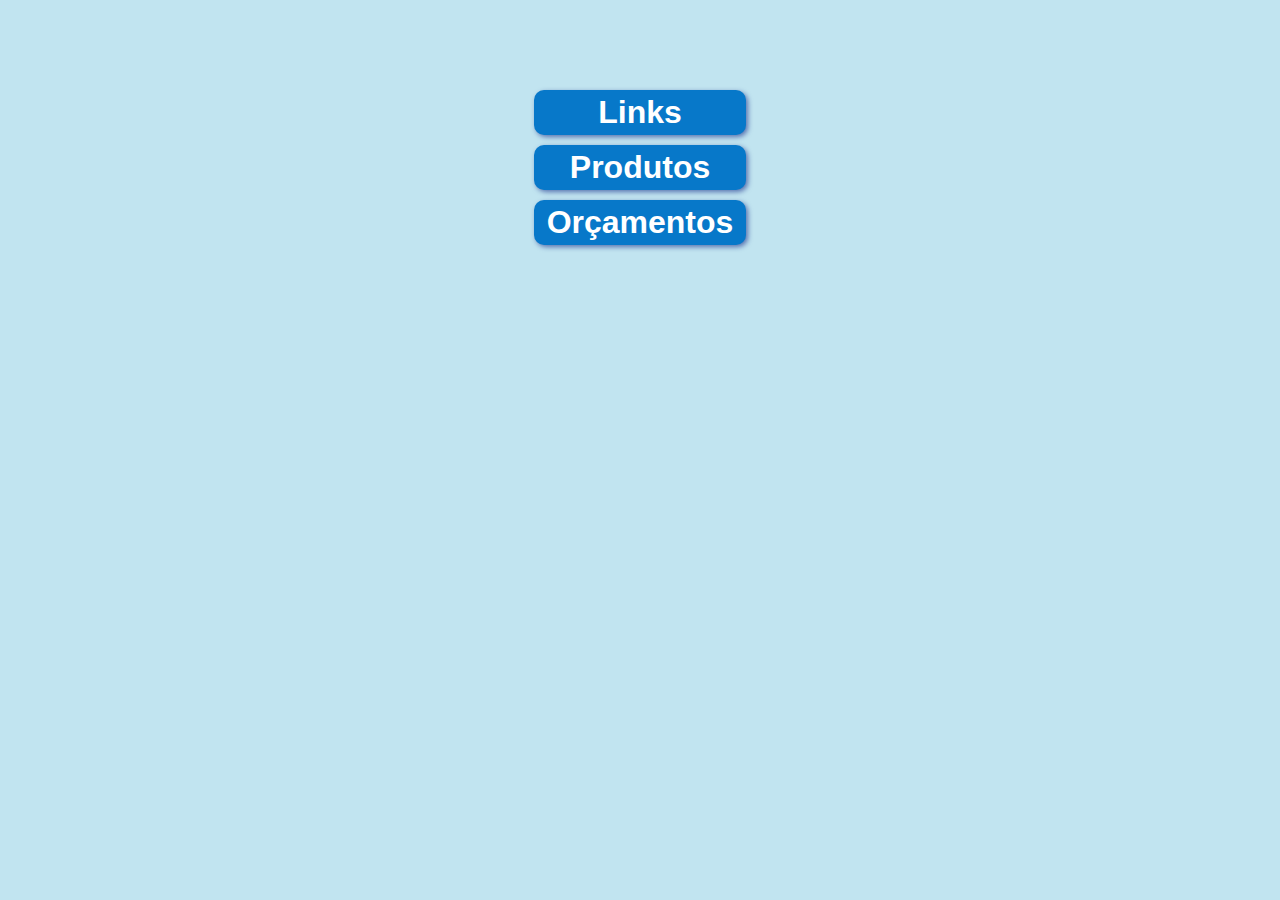
<file: index.html>
<!DOCTYPE html>
<html lang="pt-BR">
<head>
    <meta charset="UTF-8">
    <meta name="viewport" content="width=device-width, initial-scale=1.0">
    <title>Início</title>
    <link rel="stylesheet" href="styles/style-index.css">
</head>
<body>
    <header>
        <nav>
            <a href="links">Links</a>
            <a href="produtos">Produtos</a>
            <a href="orcamentos">Orçamentos</a>
        </nav>
    </header>
</body>
</html>
</file>
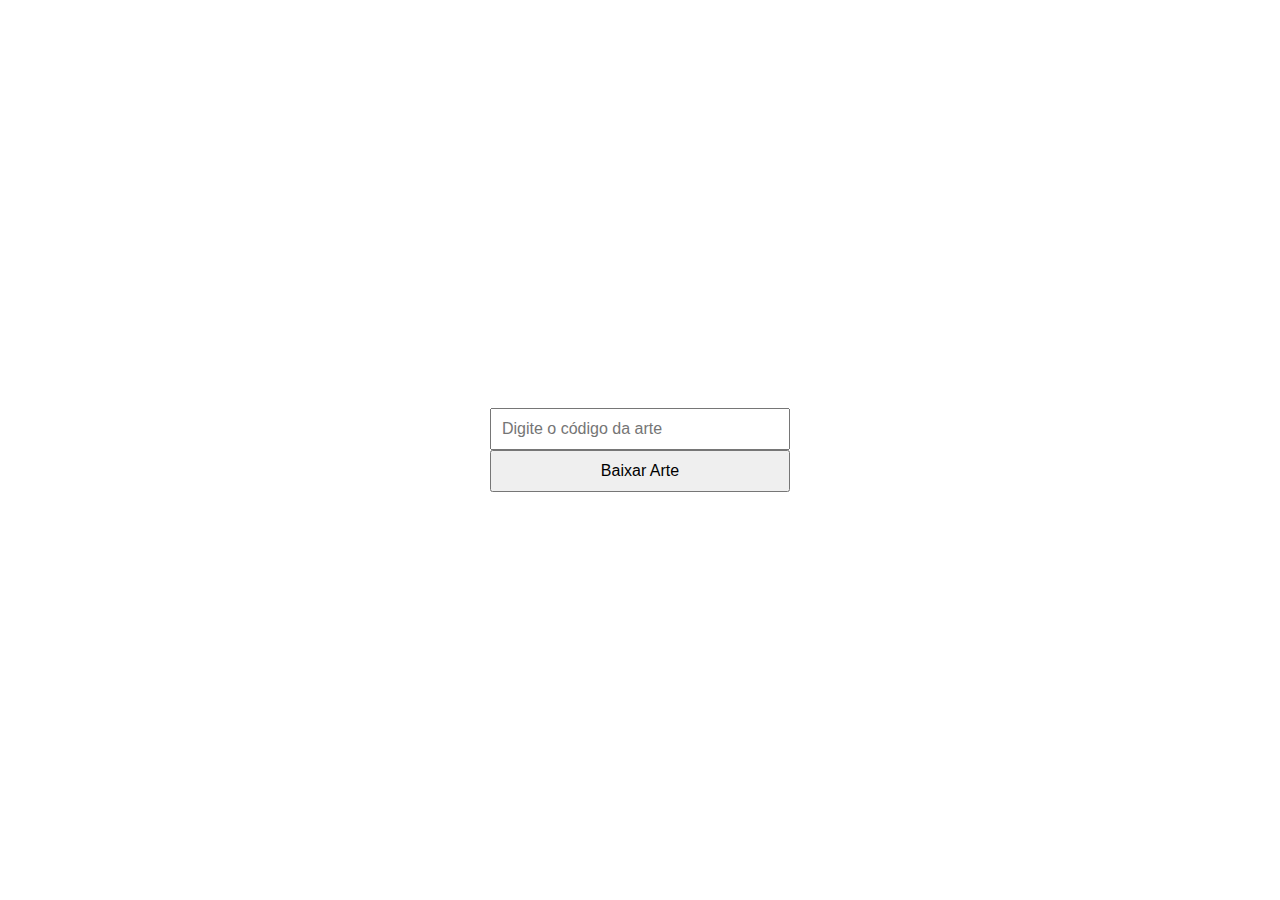
<file: artesCanecas/index.html>
<!DOCTYPE html>
<html lang="pt-BR">
<head>
    <meta charset="UTF-8">
    <meta name="viewport" content="width=device-width, initial-scale=1.0">
    <title>Download de Artes</title>
    <style>
        * {
            margin: 0;
            padding: 0;
            box-sizing: border-box;
        }

        body{
            display: flex;
            justify-content: center;
            align-items: center;
            height: 100vh;
            max-height: 100vh;
            font-family: Arial, sans-serif;
        }

        #download {
            width: 300px;
            display: flex;
            flex-direction: column;
        }
        input[type="text"] {
            padding: 10px;
            font-size: 16px;
        }
        input[type="submit"] {
            padding: 10px 20px;
            font-size: 16px;
            cursor: pointer;
        }
    </style>
</head>
<body>
    <div id="download">
        <input type="text" name="code" id="code" placeholder="Digite o código da arte">
        <input type="submit" value="Baixar Arte" onclick="downloadArt()">
    </div>
</body>
<script>
    async function downloadArt() {
        const code = document.getElementById('code').value.trim();

        if (!code) {
            alert('Por favor, insira um código de arte válido.');
            return;
        }

        try {
            // Carrega o JSON com os códigos
            const response = await fetch('artes.json');
            const data = await response.json();

            // Verifica se o código existe
            if (!data[code]) {
                alert('Código não encontrado ou link não cadastrado.');
                return;
            }

            // Força o download pelo link do Google Drive
            const link = document.createElement('a');
            link.href = data[code];
            link.target = '_self';
            document.body.appendChild(link);
            link.click();
            document.body.removeChild(link);

        } catch (error) {
            console.error(error);
            alert('Erro ao carregar a lista de artes.');
        }
    }
</script>
</html>
</file>
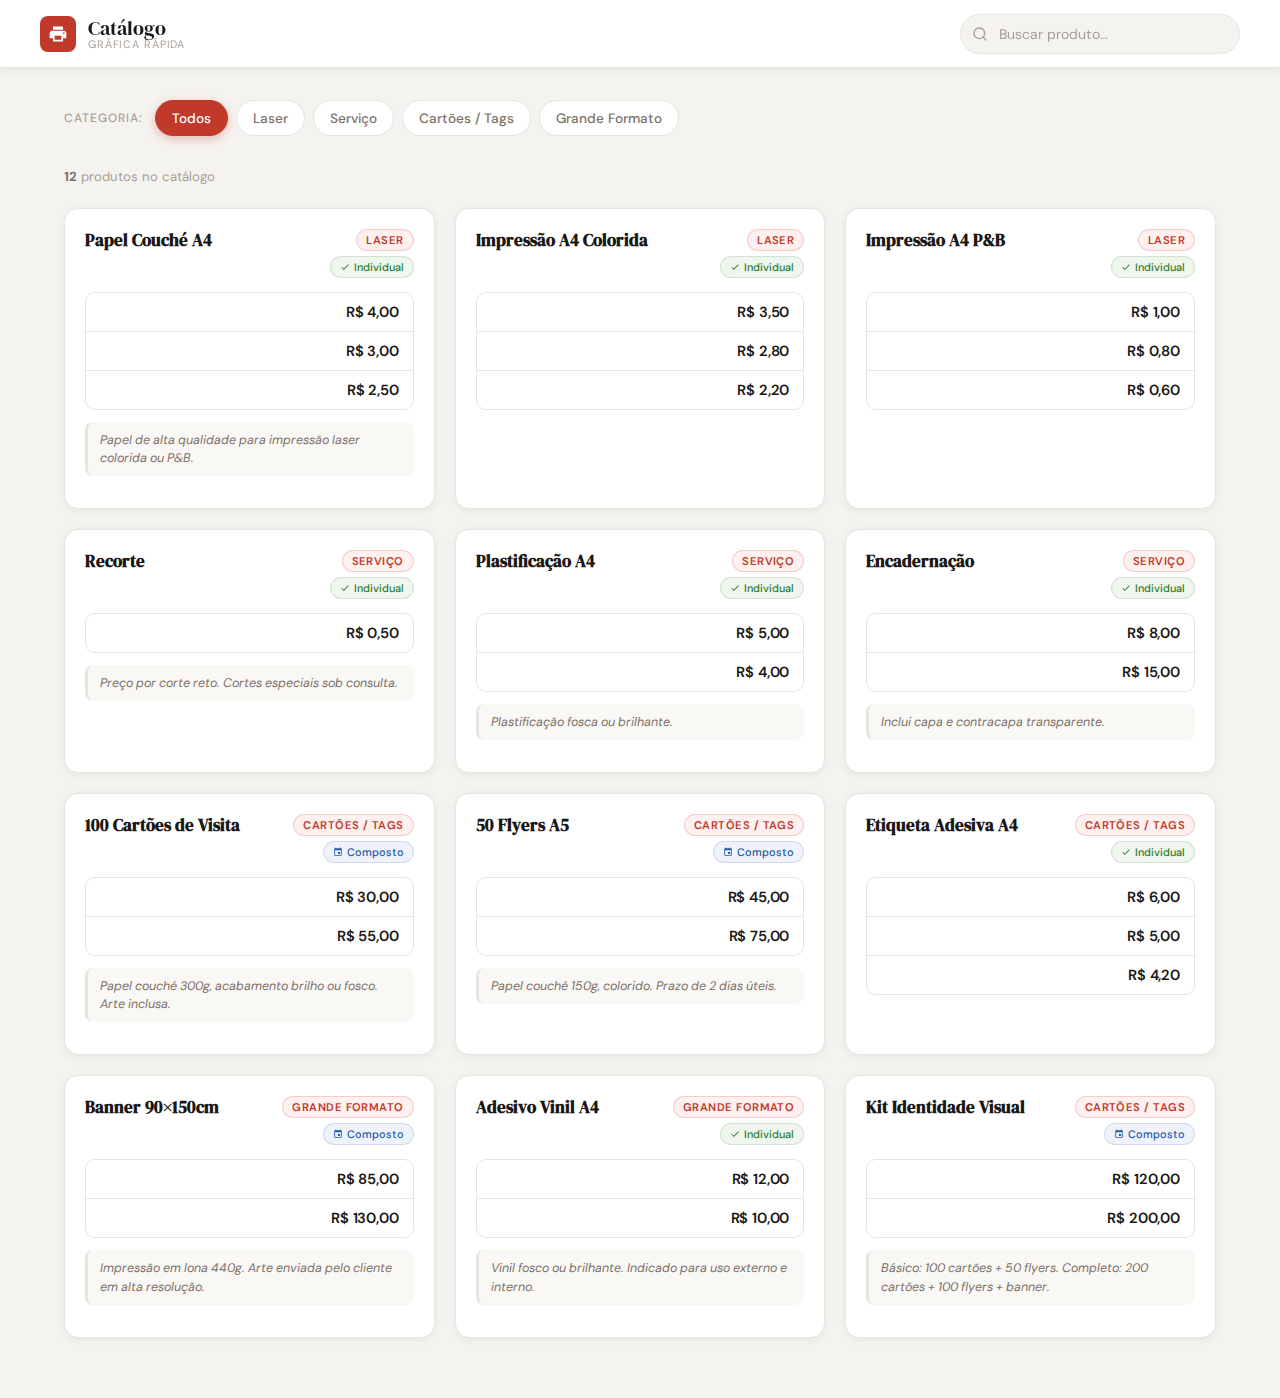
<file: catalogo/index.html>
<!DOCTYPE html>
<html lang="pt-BR">
<head>
  <meta charset="UTF-8" />
  <meta name="viewport" content="width=device-width, initial-scale=1.0" />
  <title>Catálogo — Gráfica</title>
  <link rel="preconnect" href="https://fonts.googleapis.com" />
  <link rel="preconnect" href="https://fonts.gstatic.com" crossorigin />
  <link href="https://fonts.googleapis.com/css2?family=DM+Sans:ital,opsz,wght@0,9..40,300;0,9..40,400;0,9..40,500;0,9..40,600;1,9..40,300&family=DM+Serif+Display:ital@0;1&display=swap" rel="stylesheet" />

  <style>
    *, *::before, *::after { box-sizing: border-box; margin: 0; padding: 0; }

    :root {
      --bg:        #f5f3ef;
      --surface:   #ffffff;
      --border:    #e8e4de;
      --accent:    #c0392b;
      --accent-lt: #fdf0ee;
      --text-main: #1a1714;
      --text-sub:  #7a7068;
      --text-muted:#a89e95;
      --shadow-sm: 0 2px 8px rgba(0,0,0,.06);
      --shadow-md: 0 6px 24px rgba(0,0,0,.10);
      --shadow-lg: 0 16px 48px rgba(0,0,0,.12);
      --radius:    14px;
      --transition: .22s cubic-bezier(.4,0,.2,1);
    }

    html { font-size: 16px; }

    body {
      font-family: 'DM Sans', sans-serif;
      background: var(--bg);
      color: var(--text-main);
      min-height: 100vh;
    }

    /* ── HEADER ── */
    header {
      background: var(--surface);
      border-bottom: 1px solid var(--border);
      padding: 0 40px;
      display: flex;
      align-items: center;
      justify-content: space-between;
      height: 68px;
      position: sticky;
      top: 0;
      z-index: 100;
      box-shadow: var(--shadow-sm);
    }

    .header-brand {
      display: flex;
      align-items: center;
      gap: 12px;
    }

    .brand-icon {
      width: 36px;
      height: 36px;
      background: var(--accent);
      border-radius: 8px;
      display: flex;
      align-items: center;
      justify-content: center;
    }

    .brand-icon svg { width: 20px; height: 20px; fill: #fff; }

    .brand-name {
      font-family: 'DM Serif Display', serif;
      font-size: 1.25rem;
      color: var(--text-main);
      line-height: 1;
    }

    .brand-name span {
      display: block;
      font-family: 'DM Sans', sans-serif;
      font-size: .68rem;
      font-weight: 400;
      color: var(--text-muted);
      letter-spacing: .08em;
      text-transform: uppercase;
      margin-top: 1px;
    }

    /* Search */
    .search-wrap {
      position: relative;
      width: 280px;
    }

    .search-wrap svg {
      position: absolute;
      left: 12px;
      top: 50%;
      transform: translateY(-50%);
      width: 16px;
      height: 16px;
      stroke: var(--text-muted);
      pointer-events: none;
    }

    #searchInput {
      width: 100%;
      height: 40px;
      border: 1.5px solid var(--border);
      border-radius: 20px;
      background: var(--bg);
      padding: 0 16px 0 38px;
      font-family: 'DM Sans', sans-serif;
      font-size: .88rem;
      color: var(--text-main);
      outline: none;
      transition: border-color var(--transition), box-shadow var(--transition);
    }

    #searchInput::placeholder { color: var(--text-muted); }

    #searchInput:focus {
      border-color: var(--accent);
      box-shadow: 0 0 0 3px rgba(192,57,43,.12);
    }

    /* ── MAIN LAYOUT ── */
    main {
      max-width: 1200px;
      margin: 0 auto;
      padding: 32px 24px 60px;
    }

    /* ── FILTER TABS ── */
    .filter-bar {
      display: flex;
      align-items: center;
      gap: 8px;
      margin-bottom: 32px;
      flex-wrap: wrap;
    }

    .filter-label {
      font-size: .75rem;
      font-weight: 500;
      color: var(--text-muted);
      letter-spacing: .08em;
      text-transform: uppercase;
      margin-right: 4px;
    }

    .tab {
      height: 36px;
      padding: 0 16px;
      border-radius: 18px;
      border: 1.5px solid var(--border);
      background: var(--surface);
      font-family: 'DM Sans', sans-serif;
      font-size: .85rem;
      font-weight: 500;
      color: var(--text-sub);
      cursor: pointer;
      transition: all var(--transition);
      white-space: nowrap;
    }

    .tab:hover {
      border-color: var(--accent);
      color: var(--accent);
    }

    .tab.active {
      background: var(--accent);
      border-color: var(--accent);
      color: #fff;
      box-shadow: 0 3px 10px rgba(192,57,43,.30);
    }

    /* ── RESULTS INFO ── */
    .results-info {
      font-size: .82rem;
      color: var(--text-muted);
      margin-bottom: 20px;
      min-height: 20px;
    }

    .results-info strong { color: var(--text-sub); }

    /* ── GRID ── */
    .grid {
      display: grid;
      grid-template-columns: repeat(auto-fill, minmax(290px, 1fr));
      gap: 20px;
    }

    /* ── CARD ── */
    .card {
      background: var(--surface);
      border-radius: var(--radius);
      border: 1px solid var(--border);
      box-shadow: var(--shadow-sm);
      overflow: hidden;
      display: flex;
      flex-direction: column;
      transition: transform var(--transition), box-shadow var(--transition);
      animation: cardIn .35s ease both;
    }

    .card:hover {
      transform: translateY(-3px);
      box-shadow: var(--shadow-md);
    }

    @keyframes cardIn {
      from { opacity: 0; transform: translateY(10px); }
      to   { opacity: 1; transform: translateY(0); }
    }

    .card-header {
      padding: 20px 20px 14px;
      display: flex;
      align-items: flex-start;
      justify-content: space-between;
      gap: 12px;
    }

    .card-title {
      font-family: 'DM Serif Display', serif;
      font-size: 1.08rem;
      color: var(--text-main);
      line-height: 1.3;
      flex: 1;
    }

    .badge-wrap {
      display: flex;
      flex-direction: column;
      align-items: flex-end;
      gap: 5px;
      flex-shrink: 0;
    }

    .badge-cat {
      display: inline-flex;
      align-items: center;
      padding: 3px 9px;
      border-radius: 20px;
      font-size: .7rem;
      font-weight: 600;
      letter-spacing: .04em;
      text-transform: uppercase;
      background: var(--accent-lt);
      color: var(--accent);
      border: 1px solid rgba(192,57,43,.18);
      white-space: nowrap;
    }

    .badge-tipo {
      display: inline-flex;
      align-items: center;
      gap: 4px;
      padding: 3px 9px;
      border-radius: 20px;
      font-size: .68rem;
      font-weight: 500;
      white-space: nowrap;
    }

    .badge-tipo.individual {
      background: #eef6ee;
      color: #2d7a2d;
      border: 1px solid rgba(45,122,45,.15);
    }

    .badge-tipo.composto {
      background: #eef3fb;
      color: #2456a4;
      border: 1px solid rgba(36,86,164,.15);
    }

    .badge-tipo svg {
      width: 10px;
      height: 10px;
      flex-shrink: 0;
    }

    /* Price Table */
    .price-table {
      margin: 0 20px;
      border-radius: 10px;
      overflow: hidden;
      border: 1px solid var(--border);
    }

    .price-row {
      display: flex;
      align-items: center;
      justify-content: space-between;
      padding: 9px 14px;
      font-size: .85rem;
      border-bottom: 1px solid var(--border);
      transition: background var(--transition);
    }

    .price-row:last-child { border-bottom: none; }

    .price-row:hover { background: #faf8f6; }

    .price-row-label {
      color: var(--text-sub);
      font-weight: 400;
    }

    .price-row-val {
      font-weight: 600;
      color: var(--text-main);
      font-size: .92rem;
      letter-spacing: -.01em;
    }

    /* Components (composite) */
    .components-section {
      margin: 14px 20px 0;
    }

    .components-title {
      font-size: .72rem;
      font-weight: 600;
      text-transform: uppercase;
      letter-spacing: .08em;
      color: var(--text-muted);
      margin-bottom: 7px;
      display: flex;
      align-items: center;
      gap: 5px;
    }

    .components-title svg {
      width: 11px;
      height: 11px;
    }

    .components-list {
      display: flex;
      flex-wrap: wrap;
      gap: 5px;
    }

    .comp-chip {
      display: inline-flex;
      align-items: center;
      gap: 4px;
      padding: 3px 9px;
      background: #f2f0fc;
      border: 1px solid #d8d5f5;
      border-radius: 20px;
      font-size: .72rem;
      color: #4a3fbf;
      font-weight: 500;
    }

    .comp-chip::before {
      content: '·';
      font-size: 1rem;
      line-height: 1;
    }

    /* Info */
    .card-info {
      margin: 12px 20px 0;
      padding: 9px 12px;
      background: #faf8f5;
      border-radius: 8px;
      border-left: 3px solid var(--border);
      font-size: .78rem;
      color: var(--text-sub);
      font-style: italic;
      line-height: 1.45;
    }

    .card-footer {
      margin-top: auto;
      padding: 16px 20px;
    }

    /* Empty state */
    .empty-state {
      grid-column: 1 / -1;
      display: flex;
      flex-direction: column;
      align-items: center;
      justify-content: center;
      padding: 80px 20px;
      text-align: center;
      color: var(--text-muted);
      gap: 12px;
    }

    .empty-state svg {
      width: 48px;
      height: 48px;
      opacity: .35;
    }

    .empty-state p {
      font-size: .95rem;
    }

    /* Responsive */
    @media (max-width: 640px) {
      header { padding: 0 16px; }
      .brand-name span { display: none; }
      .search-wrap { width: 200px; }
      main { padding: 20px 12px 40px; }
    }
  </style>
</head>
<body>

<!-- HEADER -->
<header>
  <div class="header-brand">
    <div class="brand-icon">
      <svg viewBox="0 0 24 24" xmlns="http://www.w3.org/2000/svg">
        <path d="M19 8H5c-1.66 0-3 1.34-3 3v6h4v4h12v-4h4v-6c0-1.66-1.34-3-3-3zm-3 11H8v-5h8v5zm3-7c-.55 0-1-.45-1-1s.45-1 1-1 1 .45 1 1-.45 1-1 1zm-1-9H6v4h12V3z"/>
      </svg>
    </div>
    <div class="brand-name">
      Catálogo
      <span>Gráfica Rápida</span>
    </div>
  </div>

  <div class="search-wrap">
    <svg viewBox="0 0 24 24" fill="none" stroke-width="2" stroke-linecap="round" stroke-linejoin="round">
      <circle cx="11" cy="11" r="8"/><line x1="21" y1="21" x2="16.65" y2="16.65"/>
    </svg>
    <input id="searchInput" type="text" placeholder="Buscar produto…" autocomplete="off" />
  </div>
</header>

<!-- MAIN -->
<main>
  <!-- Filter Tabs -->
  <div class="filter-bar" id="filterBar">
    <span class="filter-label">Categoria:</span>
    <!-- tabs injected by JS -->
  </div>

  <div class="results-info" id="resultsInfo"></div>

  <div class="grid" id="grid">
    <!-- cards injected by JS -->
  </div>
</main>

<script>
  const PRODUTOS_URL = 'produtos.json';

  let allProducts = [];
  let activeCategory = 'Todos';
  let searchQuery = '';

  async function loadProducts() {
    try {
      const res = await fetch(PRODUTOS_URL);
      if (!res.ok) throw new Error('Arquivo não encontrado');
      allProducts = await res.json();
      init();
    } catch (e) {
      document.getElementById('grid').innerHTML = `
        <div class="empty-state">
          <svg viewBox="0 0 24 24" fill="none" stroke="currentColor" stroke-width="1.5">
            <circle cx="12" cy="12" r="10"/><line x1="12" y1="8" x2="12" y2="12"/>
            <line x1="12" y1="16" x2="12.01" y2="16"/>
          </svg>
          <p>Não foi possível carregar <strong>produtos.json</strong>.<br>Verifique se o arquivo está na mesma pasta.</p>
        </div>`;
    }
  }

  function init() {
    buildTabs();
    renderAll();
    document.getElementById('searchInput').addEventListener('input', e => {
      searchQuery = e.target.value.trim().toLowerCase();
      renderAll();
    });
  }

  function getCategories() {
    const cats = ['Todos', ...new Set(allProducts.map(p => p.categoria))];
    return cats;
  }

  function buildTabs() {
    const bar = document.getElementById('filterBar');
    const label = bar.querySelector('.filter-label');
    bar.innerHTML = '';
    bar.appendChild(label);

    getCategories().forEach(cat => {
      const btn = document.createElement('button');
      btn.className = 'tab' + (cat === activeCategory ? ' active' : '');
      btn.textContent = cat;
      btn.addEventListener('click', () => {
        activeCategory = cat;
        buildTabs();
        renderAll();
      });
      bar.appendChild(btn);
    });
  }

  function filtered() {
    return allProducts.filter(p => {
      const matchCat = activeCategory === 'Todos' || p.categoria === activeCategory;
      const matchSearch = !searchQuery
        || p.nome.toLowerCase().includes(searchQuery)
        || p.categoria.toLowerCase().includes(searchQuery)
        || (p.informacao_adicional && p.informacao_adicional.toLowerCase().includes(searchQuery))
        || (p.componentes && p.componentes.some(c => c.toLowerCase().includes(searchQuery)));
      return matchCat && matchSearch;
    });
  }

  function formatBRL(val) {
    return val.toLocaleString('pt-BR', { style: 'currency', currency: 'BRL' });
  }

  function renderAll() {
    const list = filtered();
    const info = document.getElementById('resultsInfo');

    if (searchQuery) {
      info.innerHTML = `Exibindo <strong>${list.length}</strong> resultado${list.length !== 1 ? 's' : ''} para "<strong>${escapeHtml(searchQuery)}</strong>"`;
    } else if (activeCategory !== 'Todos') {
      info.innerHTML = `<strong>${list.length}</strong> produto${list.length !== 1 ? 's' : ''} em <strong>${escapeHtml(activeCategory)}</strong>`;
    } else {
      info.innerHTML = `<strong>${list.length}</strong> produto${list.length !== 1 ? 's' : ''} no catálogo`;
    }

    const grid = document.getElementById('grid');

    if (list.length === 0) {
      grid.innerHTML = `
        <div class="empty-state">
          <svg viewBox="0 0 24 24" fill="none" stroke="currentColor" stroke-width="1.5" stroke-linecap="round" stroke-linejoin="round">
            <circle cx="11" cy="11" r="8"/><line x1="21" y1="21" x2="16.65" y2="16.65"/>
          </svg>
          <p>Nenhum produto encontrado.</p>
        </div>`;
      return;
    }

    grid.innerHTML = list.map((p, i) => cardHTML(p, i)).join('');
  }

  function cardHTML(p, idx) {
    const isComposto = p.tipo === 'composto';
    const delay = Math.min(idx * 40, 300);

    const badgeTipo = isComposto
      ? `<span class="badge-tipo composto">
          <svg viewBox="0 0 24 24" fill="currentColor"><path d="M17 12h-5v5h5v-5zM16 1v2H8V1H6v2H5c-1.11 0-1.99.9-1.99 2L3 19c0 1.1.89 2 2 2h14c1.1 0 2-.9 2-2V5c0-1.1-.9-2-2-2h-1V1h-2zm3 18H5V8h14v11z"/></svg>
          Composto
         </span>`
      : `<span class="badge-tipo individual">
          <svg viewBox="0 0 24 24" fill="currentColor"><path d="M9 16.17L4.83 12l-1.42 1.41L9 19 21 7l-1.41-1.41z"/></svg>
          Individual
         </span>`;

    const priceRows = p.precos.map(pr => `
      <div class="price-row">
        <span class="price-row-label">${escapeHtml(pr.label)}</span>
        <span class="price-row-val">${formatBRL(pr.valor)}</span>
      </div>`).join('');

    const componentsSection = isComposto && p.componentes && p.componentes.length
      ? `<div class="components-section">
          <div class="components-title">
            <svg viewBox="0 0 24 24" fill="currentColor"><path d="M4 6H2v14c0 1.1.9 2 2 2h14v-2H4V6zm16-4H8c-1.1 0-2 .9-2 2v12c0 1.1.9 2 2 2h12c1.1 0 2-.9 2-2V4c0-1.1-.9-2-2-2zm0 14H8V4h12v12z"/></svg>
            Composto por
          </div>
          <div class="components-list">
            ${p.componentes.map(c => `<span class="comp-chip">${escapeHtml(c)}</span>`).join('')}
          </div>
        </div>`
      : '';

    const infoSection = p.informacao_adicional
      ? `<div class="card-info">${escapeHtml(p.informacao_adicional)}</div>`
      : '';

    return `
      <div class="card" style="animation-delay:${delay}ms">
        <div class="card-header">
          <h2 class="card-title">${escapeHtml(p.nome)}</h2>
          <div class="badge-wrap">
            <span class="badge-cat">${escapeHtml(p.categoria)}</span>
            ${badgeTipo}
          </div>
        </div>
        <div class="price-table">${priceRows}</div>
        ${componentsSection}
        ${infoSection}
        <div class="card-footer"></div>
      </div>`;
  }

  function escapeHtml(str) {
    if (!str) return '';
    return str.replace(/&/g,'&amp;').replace(/</g,'&lt;').replace(/>/g,'&gt;').replace(/"/g,'&quot;');
  }

  loadProducts();
</script>
</body>
</html>
</file>
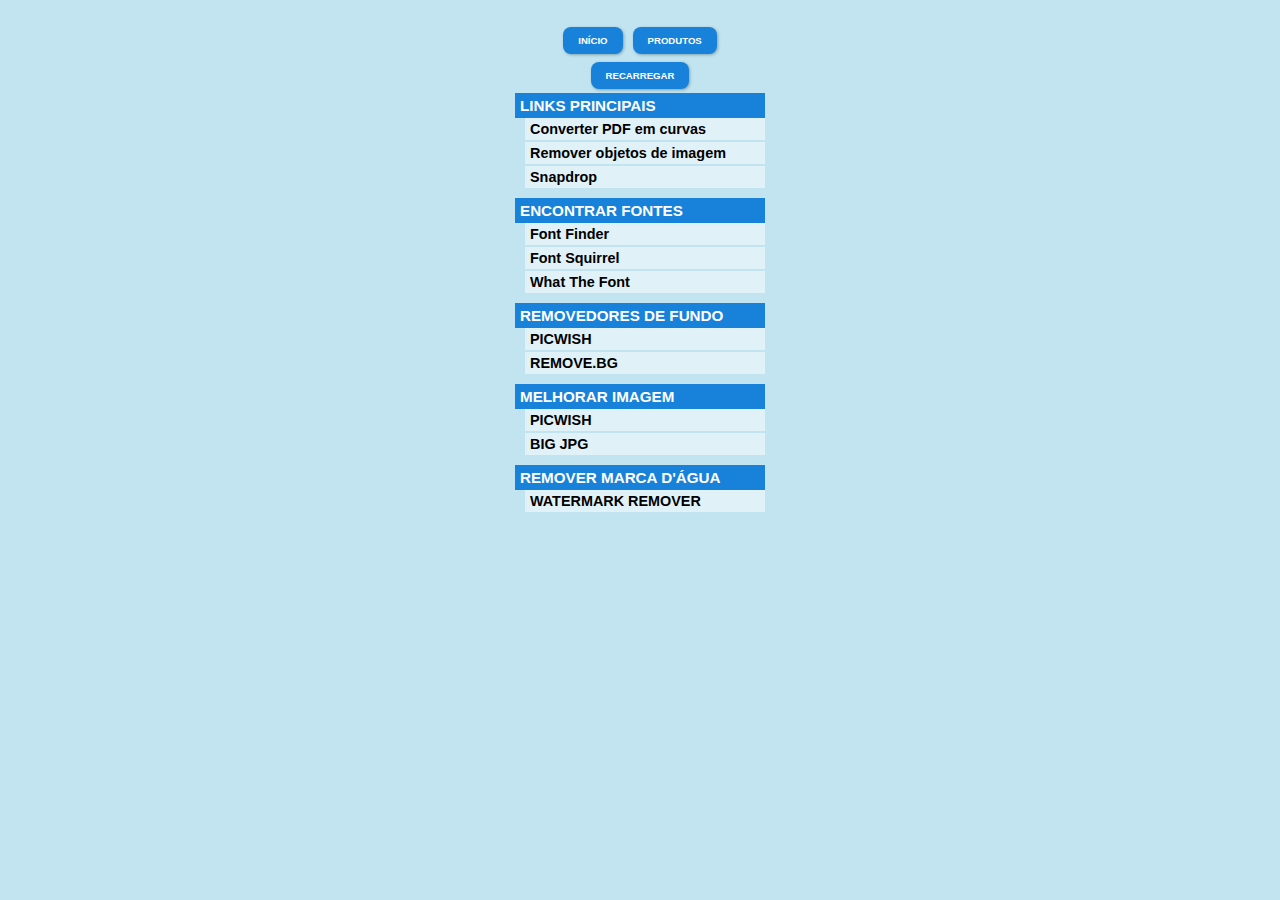
<file: links/index.html>
<!DOCTYPE html>
<html lang="pt-BR">
<head>
    <meta charset="UTF-8">
    <meta name="viewport" content="width=device-width, initial-scale=1.0">
    <title>Links</title>
    <link rel="stylesheet" href="/styles/style-links.css">
    <link href="https://fonts.googleapis.com/icon?family=Material+Icons" rel="stylesheet">
</head>
<body>
    <div id="container">
        <main>
            <div id="recarregar">
                <a href="/">INÍCIO</a>
                <a href="/produtos">PRODUTOS</a>
                <a href="/links">RECARREGAR</a>
            </div>
            <article id="parte1">
                <h1>LINKS PRINCIPAIS</h1>
                <div id="linksprincipais">
                    <a href="https://pdf-editor-free.com/pdf-text-to-outlines/" target="_blank" class="button">Converter PDF em curvas</a>
                    <a href="https://cleanup.pictures/">Remover objetos de imagem</a>
                    <a href="https://snapdrop.net/" target="_blank" class="button">Snapdrop</a>
                </div>
            </article>
            <article id="parte2">
                <h1>ENCONTRAR FONTES</h1>
                <div id="linksfontes">
                    <a href="https://www.whatfontis.com/" target="_blank" class="button">Font Finder</a>
                    <a href="https://www.fontsquirrel.com/matcherator" target="_blank" class="button">Font Squirrel</a>
                    <a href="https://www.myfonts.com/pages/whatthefont" target="_blank" class="button">What The Font</a>
                </div>
            </article>
            <article id="parte3">

            </article>
        
            <article id="parte4">
                <h1>REMOVEDORES DE FUNDO</h1>
                    <div id="linksremovedores">
                        <a href="https://picwish.com/remove-background" target="_blank" class="button">PICWISH</a>
                        <a href="https://www.remove.bg/pt-br" target="_blank" class="button">REMOVE.BG</a>
                    </div>
            </article>
            <article id="parte5">
                <h1>MELHORAR IMAGEM</h1>
                    <div id="linksmelhorarimagem">
                        <a href="https://picwish.com/photo-enhancer" target="_blank" class="button">PICWISH</a>
                        <a href="https://bigjpg.com/" target="_blank" class="button">BIG JPG</a>
                    </div>
            </article>
            <article id="parte6">
                <h1>REMOVER MARCA D'ÁGUA</h1>
                <a href="https://www.watermarkremover.io/pt" target="_blank" class="button">WATERMARK REMOVER</a>
            </article>
        </main>
    </div>
</body>

<script>
    var itens = document.querySelector("#itens");
    function clickMenu(){
        if (itens.style.display == "grid"){
            itens.style.display = "none";
        } else {
            itens.style.display = "grid";
        }
    }
</script>
</html>
</file>
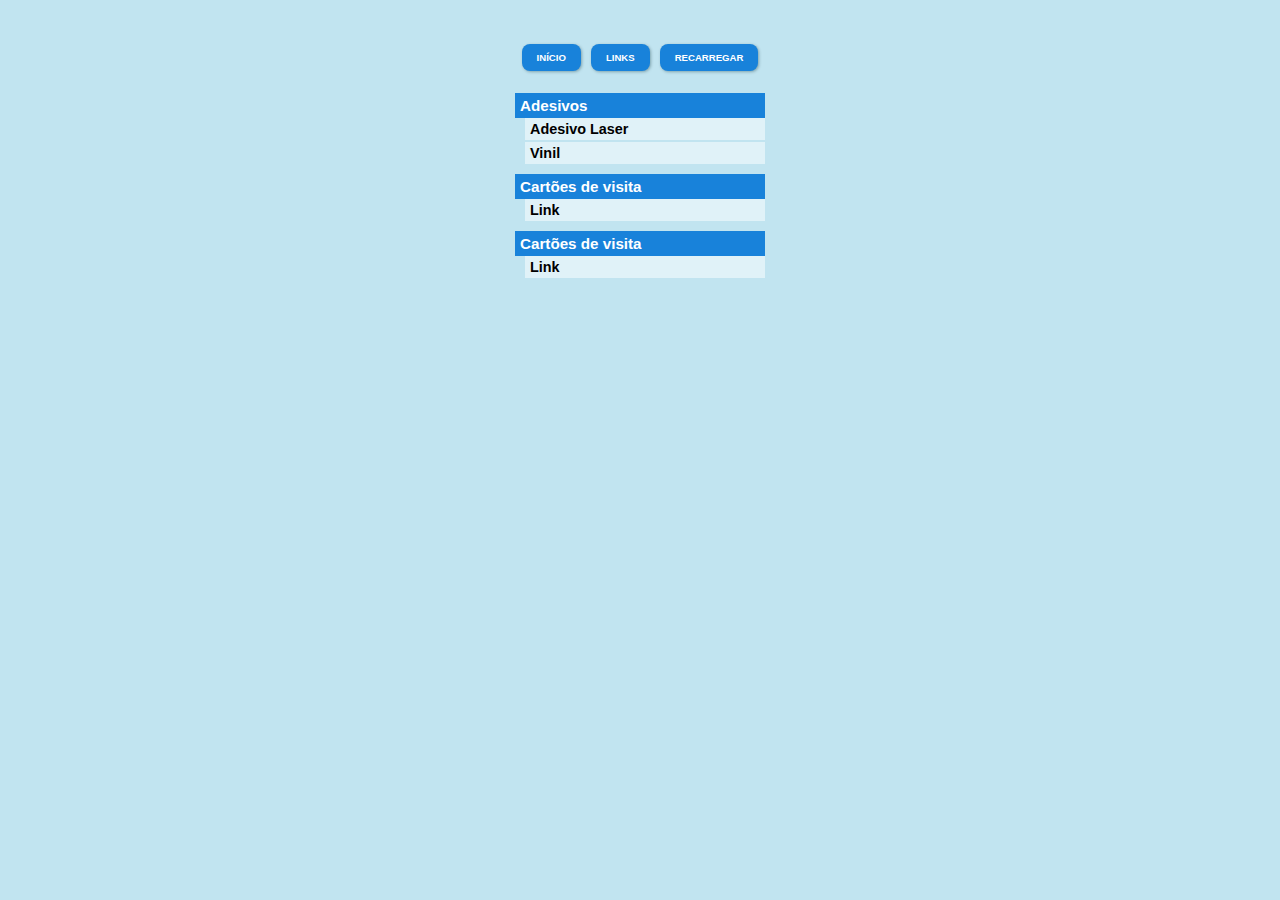
<file: produtos/index.html>
<!DOCTYPE html>
<html lang="pt-BR">
<head>
    <meta charset="UTF-8">
    <meta name="viewport" content="width=device-width, initial-scale=1.0">
    <title>Links</title>
    <link rel="stylesheet" href="../styles/style-produtos.css">
    <link href="https://fonts.googleapis.com/icon?family=Material+Icons" rel="stylesheet">
</head>
<body>
    <div id="container">
        <main>
            <div id="recarregar">
                <a href="../">INÍCIO</a>
                <a href="../links">LINKS</a>
                <a href="../produtos">RECARREGAR</a>
            </div>

            <article id="parte1">
                <h1>Adesivos</h1>
                <div id="adesivos">
                    <a href="#" target="_self" class="button">Adesivo Laser</a>
                    <a href="#">Vinil</a>
                </div>
            </article>

            <article id="parte2">
                <h1>Cartões de visita</h1>
                <div id="cartoesdevisita">
                    <a href="#" target="_self" class="button">Link</a>
                </div>
            </article>

                        <article id="parte2">
                <h1>Cartões de visita</h1>
                <div id="cartoesdevisita">
                    <a href="#" target="_self" class="button">Link</a>
                </div>
            </article>


        
        </main>
    </div>
</body>
</html>
</file>
<file: styles/style-index.css>
@charset "UTF-8";

*{
    margin: 0;
    padding: 0;
}

body{
    height: 100vh;
    background: rgb(193, 228, 240);
    display: flex;
    justify-content: center;
    align-items: center;
    font-family: Arial, Helvetica, sans-serif;
    font-size: 1em;
}

nav{
    width: 250px;
    height: 80vh;
    /* border: 5px dashed rgb(24, 130, 218); */
    display: grid;
    grid-template-columns: 1fr;
    grid-template-rows: repeat(5, 45px);
    display: grid;
    gap: 10px;
}

nav a{
    width: 85%;
    height: 100%;
    text-decoration: none;
    background: rgb(7, 120, 201);
    color: white;
    font-weight: bolder;
    justify-self: center;
    align-self: center;
    align-content: center;
    font-size: 2em;
    text-align: center;
    border-radius: 10px;
    box-shadow: 2px 2px 5px rgba(17, 38, 133, 0.6);
}

nav a:hover{
    background: rgb(255, 255, 255);
    color: rgb(7, 120, 201);
}
</file>
<file: styles/style-links.css>
*{
    margin: 0;
    padding: 0;
}

body{
    height: 100vh;
    background: rgb(193, 228, 240);
    display: flex;
    justify-content: center;
    align-items: center;
    font-family: Arial, Helvetica, sans-serif;
    font-size: 1em;
}

div#container{
    width: 250px;
    height: 95vh;
    display: grid;
}

nav{
    padding-top: 20px;
    background: rgba(255, 255, 255, 0.715);
    width: 250px;
    height: 40vh;
    display: none;
    grid-template-columns: 1fr;
    grid-template-rows: repeat(5, 45px);
    gap: 10px;
    position: absolute;
}

nav a{
    width: 85%;
    height: 100%;
    text-decoration: none;
    background: rgb(7, 120, 201);
    color: white;
    font-weight: bolder;
    justify-self: center;
    align-self: center;
    align-content: center;
    font-size: 2em;
    text-align: center;
    border-radius: 10px;
    box-shadow: 2px 2px 5px rgba(17, 38, 133, 0.6);
}

nav a:hover{
    background: rgb(255, 255, 255);
    color: rgb(7, 120, 201);
}

span#burguer{
    color: white;
}

header{
    color: white;
    font-weight: bolder;
    margin-bottom: 10px;
}

div#navegacao{
    display: grid;
    grid-template-columns: 1.5fr 2fr;
    background: rgb(24, 130, 218);
    align-content: center;
    justify-items: center;
    text-align: center;
    cursor: pointer;
    height: 30px;
}

div#navegacao span{
    justify-self: right;
}

div#navegacao div{
    align-self: center;
    justify-self: left;
}

article{
    margin-bottom: 10px;
}

article h1{
    background: rgb(24, 130, 218);
    color: white;
    padding-left: 5px;
    height: 25px;
    font-size: 0.95em;
    align-content: center;
}

article a{
    display: block;
    background: rgba(255, 255, 255, 0.5);
    color: black;
    margin-left: 10px;
    margin-bottom: 2px;
    padding: 3px 0px;
    padding-left: 5px;
    font-size: 0.9em;
    text-decoration: none;
    font-weight: bolder;
}

article a:hover{
    background: white;
}

div#recarregar{
    display: flex;
    grid-row: 1 / 2;
    grid-column: 1 / -1;
    justify-content: center;
    align-items: center;
    flex-wrap: wrap;
    gap: 0px 10px;
    font-size: 0.6em;
    font-weight: bolder;
    border-radius: 8px;
    max-width: 250px;
    height: 70px;
}

div#recarregar a{
    text-decoration: none;
    background:rgb(24, 130, 218);
    color:white;
    padding: 8px 15px;
    box-shadow: 1px 1px 3px rgba(4, 42, 47, 0.342);
    border-radius: 8px;
}

div#recarregar a:hover{
    background:rgb(17, 86, 142);
}
</file>
<file: styles/style-produtos.css>
*{
    margin: 0;
    padding: 0;
}

body{
    height: 100vh;
    background: rgb(193, 228, 240);
    display: flex;
    justify-content: center;
    align-items: center;
    font-family: Arial, Helvetica, sans-serif;
    font-size: 1em;
}

div#container{
    width: 250px;
    height: 95vh;
    display: grid;
}

nav{
    padding-top: 20px;
    background: rgba(255, 255, 255, 0.715);
    width: 250px;
    height: 40vh;
    display: none;
    grid-template-columns: 1fr;
    grid-template-rows: repeat(5, 45px);
    gap: 10px;
    position: absolute;
}

nav a{
    width: 85%;
    height: 100%;
    text-decoration: none;
    background: rgb(7, 120, 201);
    color: white;
    font-weight: bolder;
    justify-self: center;
    align-self: center;
    align-content: center;
    font-size: 2em;
    text-align: center;
    border-radius: 10px;
    box-shadow: 2px 2px 5px rgba(17, 38, 133, 0.6);
}

nav a:hover{
    background: rgb(255, 255, 255);
    color: rgb(7, 120, 201);
}

span#burguer{
    color: white;
}

header{
    color: white;
    font-weight: bolder;
    margin-bottom: 10px;
}

div#navegacao{
    display: grid;
    grid-template-columns: 1.5fr 2fr;
    background: rgb(24, 130, 218);
    align-content: center;
    justify-items: center;
    text-align: center;
    cursor: pointer;
    height: 30px;
}

div#navegacao span{
    justify-self: right;
}

div#navegacao div{
    align-self: center;
    justify-self: left;
}

article{
    margin-bottom: 10px;
}

article h1{
    background: rgb(24, 130, 218);
    color: white;
    padding-left: 5px;
    height: 25px;
    font-size: 0.95em;
    align-content: center;
}

article a{
    display: block;
    background: rgba(255, 255, 255, 0.5);
    color: black;
    margin-left: 10px;
    margin-bottom: 2px;
    padding: 3px 0px;
    padding-left: 5px;
    font-size: 0.9em;
    text-decoration: none;
    font-weight: bolder;
}

article a:hover{
    background: white;
}

div#recarregar{
    display: flex;
    grid-row: 1 / 2;
    grid-column: 1 / -1;
    justify-content: center;
    align-items: center;
    flex-wrap: wrap;
    gap: 0px 10px;
    font-size: 0.6em;
    font-weight: bolder;
    border-radius: 8px;
    max-width: 250px;
    height: 70px;
}

div#recarregar a{
    text-decoration: none;
    background:rgb(24, 130, 218);
    color:white;
    padding: 8px 15px;
    box-shadow: 1px 1px 3px rgba(4, 42, 47, 0.342);
    border-radius: 8px;
}

div#recarregar a:hover{
    background:rgb(17, 86, 142);
}
</file>
